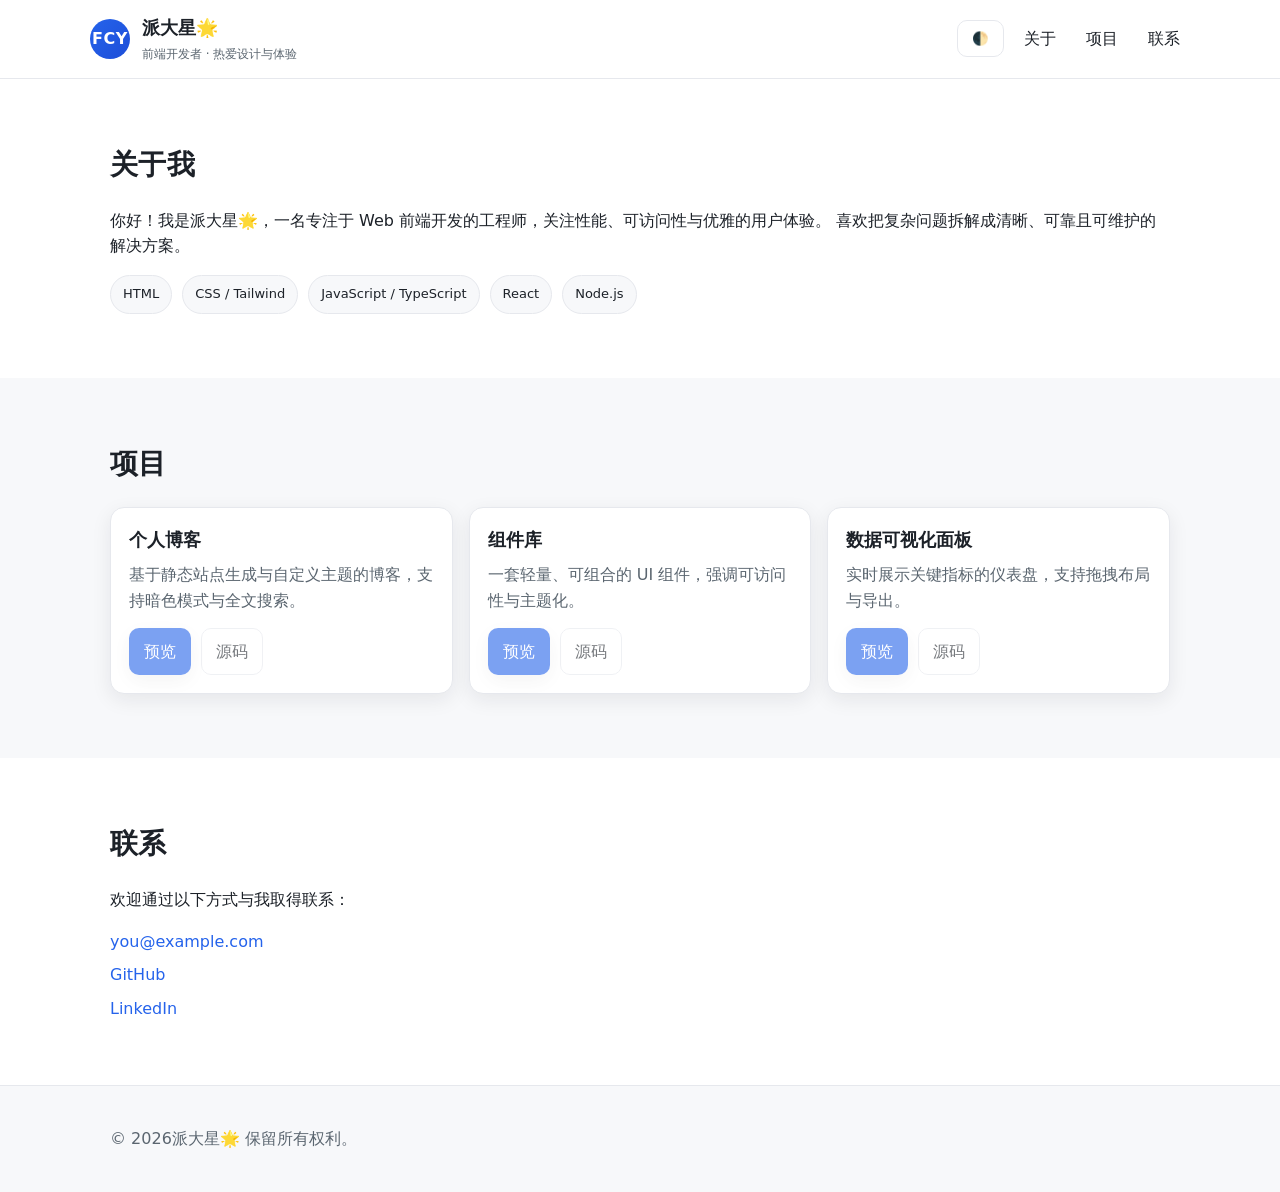
<file: index.html>
<!DOCTYPE html>
<html lang="zh-CN">
  <head>
    <meta charset="utf-8" />
    <meta name="viewport" content="width=device-width, initial-scale=1" />
    <meta name="description" content="个人主页" />
    <title>我的个人主页</title>
    <link rel="stylesheet" href="styles.css" />
  </head>
  <body>
    <a class="skip-link" href="#main">跳到主要内容</a>

    <header class="site-header">
      <div class="container header-inner">
        <div class="brand">
          <div class="avatar" aria-hidden="true">FCY</div>
          <div class="brand-text">
            <h1 class="site-title">派大星🌟</h1>
            <p class="site-subtitle">前端开发者 · 热爱设计与体验</p>
          </div>
        </div>
        <nav class="nav" aria-label="主导航">
          <button id="themeToggle" class="btn btn-ghost" aria-label="切换主题">🌓</button>
          <a href="#about" class="nav-link">关于</a>
          <a href="#projects" class="nav-link">项目</a>
          <a href="#contact" class="nav-link">联系</a>
        </nav>
      </div>
    </header>

    <main id="main">
      <section id="about" class="section">
        <div class="container">
          <h2 class="section-title">关于我</h2>
          <p>
            你好！我是派大星🌟，一名专注于 Web 前端开发的工程师，关注性能、可访问性与优雅的用户体验。
            喜欢把复杂问题拆解成清晰、可靠且可维护的解决方案。
          </p>
          <ul class="pill-list">
            <li class="pill">HTML</li>
            <li class="pill">CSS / Tailwind</li>
            <li class="pill">JavaScript / TypeScript</li>
            <li class="pill">React</li>
            <li class="pill">Node.js</li>
          </ul>
        </div>
      </section>

      <section id="projects" class="section alt">
        <div class="container">
          <h2 class="section-title">项目</h2>
          <div class="grid">
            <article class="card">
              <h3 class="card-title">个人博客</h3>
              <p class="card-desc">基于静态站点生成与自定义主题的博客，支持暗色模式与全文搜索。</p>
              <div class="card-actions">
                <a class="btn" href="#" aria-disabled="true">预览</a>
                <a class="btn btn-ghost" href="#" aria-disabled="true">源码</a>
              </div>
            </article>
            <article class="card">
              <h3 class="card-title">组件库</h3>
              <p class="card-desc">一套轻量、可组合的 UI 组件，强调可访问性与主题化。</p>
              <div class="card-actions">
                <a class="btn" href="#" aria-disabled="true">预览</a>
                <a class="btn btn-ghost" href="#" aria-disabled="true">源码</a>
              </div>
            </article>
            <article class="card">
              <h3 class="card-title">数据可视化面板</h3>
              <p class="card-desc">实时展示关键指标的仪表盘，支持拖拽布局与导出。</p>
              <div class="card-actions">
                <a class="btn" href="#" aria-disabled="true">预览</a>
                <a class="btn btn-ghost" href="#" aria-disabled="true">源码</a>
              </div>
            </article>
          </div>
        </div>
      </section>

      <section id="contact" class="section">
        <div class="container">
          <h2 class="section-title">联系</h2>
          <p>欢迎通过以下方式与我取得联系：</p>
          <ul class="contact-list">
            <li>
              <a href="mailto:you@example.com" class="contact-link">you@example.com</a>
            </li>
            <li>
              <a href="https://github.com/yourname" class="contact-link" target="_blank" rel="noopener noreferrer">GitHub</a>
            </li>
            <li>
              <a href="https://www.linkedin.com/in/yourname" class="contact-link" target="_blank" rel="noopener noreferrer">LinkedIn</a>
            </li>
          </ul>
        </div>
      </section>
    </main>

    <footer class="site-footer">
      <div class="container">
        <p>© <span id="year"></span>派大星🌟 保留所有权利。</p>
      </div>
    </footer>

    <script src="script.js"></script>
  </body>
  </html>
</file>
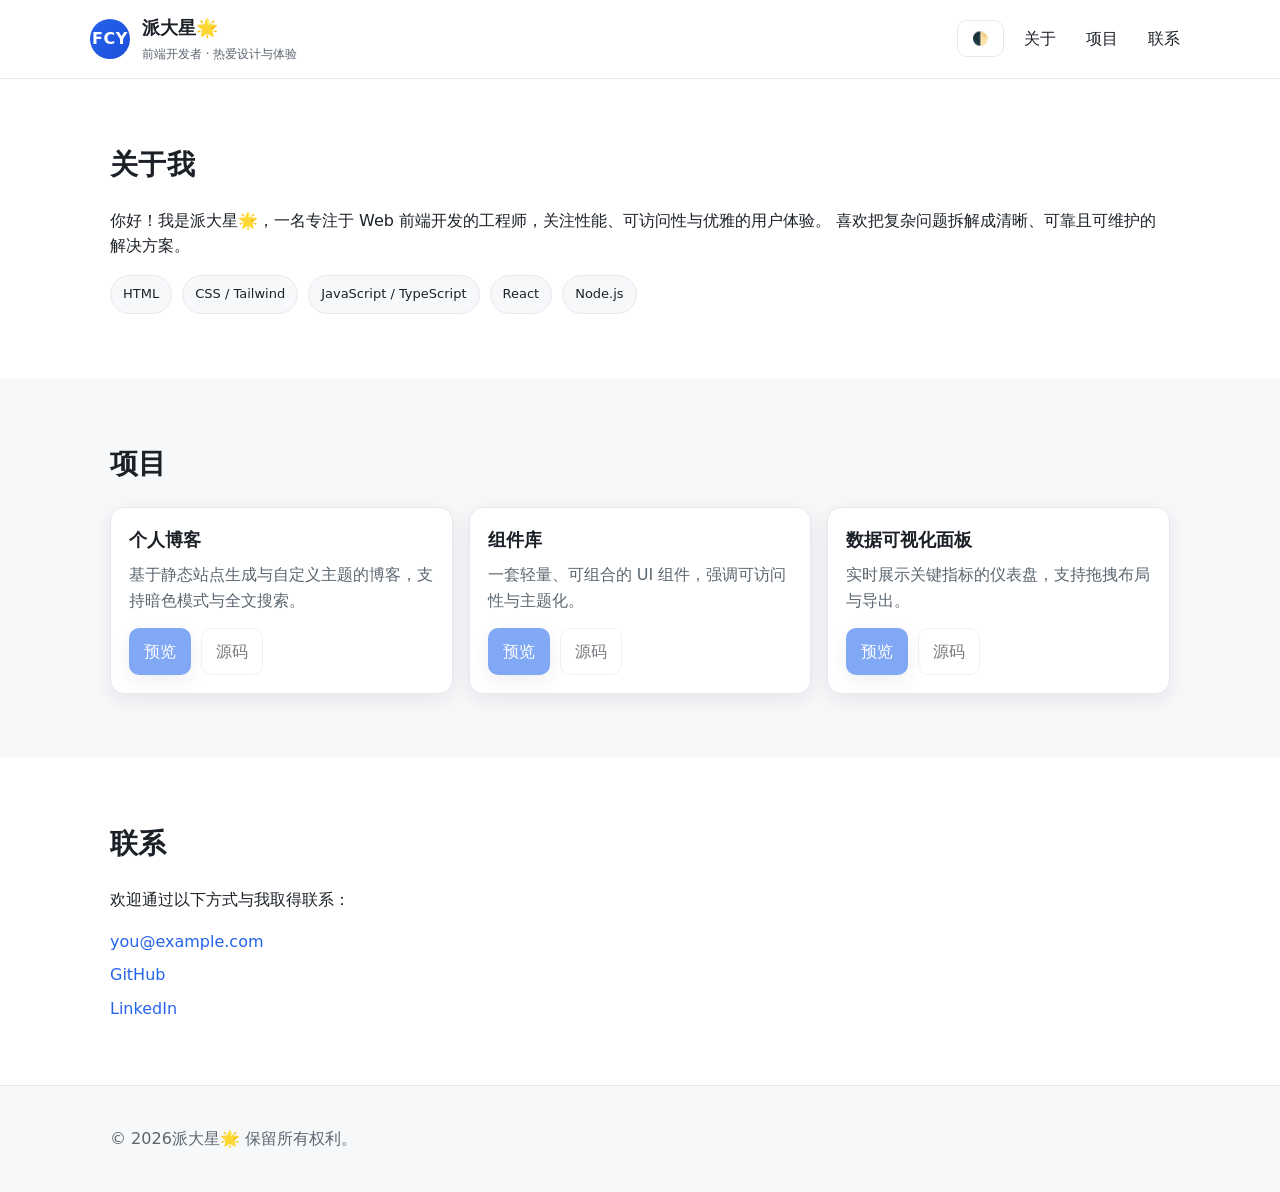
<file: 200.html>
<!DOCTYPE html>
<html lang="zh-CN">
  <head>
    <meta charset="utf-8" />
    <meta name="viewport" content="width=device-width, initial-scale=1" />
    <meta http-equiv="refresh" content="0; url=/index.html" />
    <title>正在跳转</title>
    <link rel="canonical" href="/index.html" />
    <meta name="robots" content="noindex" />
  </head>
  <body></body>
  </html>
</file>
<file: styles.css>
/* CSS 变量与基础设定 */
:root {
  --bg: #0b0c10;
  --bg-alt: #111318;
  --text: #e8eef2;
  --muted: #a1acb3;
  --brand: #6ec1ff;
  --brand-600: #4aa6ee;
  --card: #151922;
  --border: #1f2530;
  --shadow: 0 6px 20px rgba(0,0,0,0.35);
}

/* 亮色主题 */
.light {
  --bg: #ffffff;
  --bg-alt: #f7f8fa;
  --text: #1c2128;
  --muted: #5b6670;
  --brand: #2563eb;
  --brand-600: #1d4ed8;
  --card: #ffffff;
  --border: #e6e8ed;
  --shadow: 0 6px 20px rgba(27, 31, 35, 0.08);
}

* { box-sizing: border-box; }
html, body { height: 100%; }
body {
  margin: 0;
  font-family: ui-sans-serif, system-ui, -apple-system, Segoe UI, Roboto, Helvetica, Arial, "Noto Sans", "Apple Color Emoji", "Segoe UI Emoji";
  background: var(--bg);
  color: var(--text);
  line-height: 1.6;
}

.skip-link {
  position: absolute;
  left: -9999px;
  top: auto;
  width: 1px;
  height: 1px;
  overflow: hidden;
}
.skip-link:focus {
  left: 16px;
  top: 16px;
  width: auto;
  height: auto;
  padding: 8px 12px;
  background: var(--brand);
  color: #fff;
  border-radius: 8px;
}

.container { max-width: 1100px; margin: 0 auto; padding: 0 20px; }
.section { padding: 64px 0; }
.section.alt { background: var(--bg-alt); }
.section-title { margin: 0 0 20px; font-size: 28px; letter-spacing: .3px; }

.site-header {
  position: sticky;
  top: 0;
  z-index: 10;
  backdrop-filter: saturate(1.1) blur(8px);
  background: color-mix(in oklab, var(--bg) 85%, transparent);
  border-bottom: 1px solid var(--border);
}
.header-inner { display: flex; align-items: center; justify-content: space-between; padding: 14px 0; }
.brand { display: flex; align-items: center; gap: 12px; }
.avatar {
  width: 40px; height: 40px; border-radius: 50%;
  display: grid; place-items: center; font-weight: 700; letter-spacing: .5px;
  background: linear-gradient(135deg, var(--brand), var(--brand-600)); color: #fff;
}
.brand-text { display: grid; }
.site-title { font-size: 18px; margin: 0; }
.site-subtitle { font-size: 12px; margin: 2px 0 0; color: var(--muted); }

.nav { display: flex; align-items: center; gap: 10px; }
.nav-link { color: var(--text); text-decoration: none; padding: 8px 10px; border-radius: 8px; }
.nav-link:hover { background: var(--bg-alt); }

.btn {
  display: inline-flex; align-items: center; justify-content: center; gap: 6px;
  background: var(--brand); color: #fff; text-decoration: none;
  padding: 10px 14px; border-radius: 10px; border: 1px solid transparent;
  transition: transform .05s ease, background .2s ease, box-shadow .2s ease;
  box-shadow: var(--shadow);
}
.btn:hover { background: var(--brand-600); transform: translateY(-1px); }
.btn[aria-disabled="true"] { opacity: .6; pointer-events: none; }
.btn-ghost { background: transparent; color: var(--text); border: 1px solid var(--border); box-shadow: none; }
.btn-ghost:hover { background: var(--bg-alt); }

.pill-list { display: flex; flex-wrap: wrap; gap: 10px; padding: 0; margin: 16px 0 0; list-style: none; }
.pill { padding: 8px 12px; border-radius: 999px; background: var(--bg-alt); border: 1px solid var(--border); color: var(--text); font-size: 13px; }

.grid { display: grid; grid-template-columns: repeat(auto-fill, minmax(260px, 1fr)); gap: 16px; }
.card { background: var(--card); border: 1px solid var(--border); border-radius: 14px; padding: 18px; box-shadow: var(--shadow); }
.card-title { margin: 0 0 8px; font-size: 18px; }
.card-desc { margin: 0 0 14px; color: var(--muted); }
.card-actions { display: flex; gap: 10px; }

.contact-list { list-style: none; padding: 0; margin: 10px 0 0; display: grid; gap: 8px; }
.contact-link { color: var(--brand); text-decoration: none; }
.contact-link:hover { text-decoration: underline; }

.site-footer { border-top: 1px solid var(--border); padding: 24px 0; background: var(--bg-alt); color: var(--muted); }

@media (max-width: 640px) {
  .header-inner { padding: 10px 0; }
  .nav-link { padding: 8px; }
}
</file>
